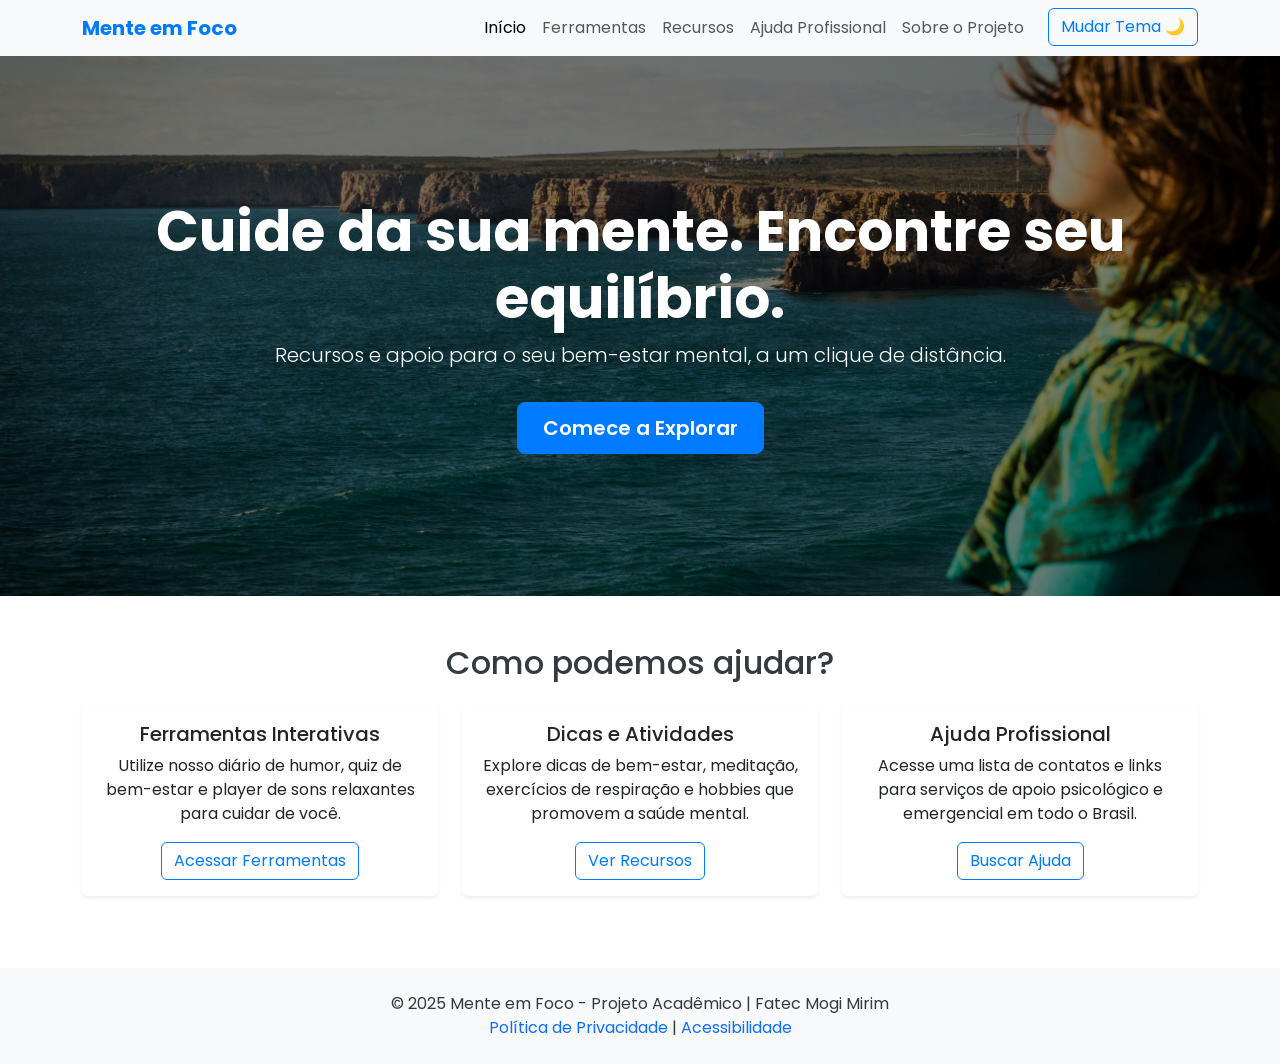
<file: docs/index.html>
<!DOCTYPE html>
<html lang="pt-BR">
<head>
    <meta charset="UTF-8">
    <meta name="viewport" content="width=device-width, initial-scale=1.0">
    <title>Mente em Foco - Seu Espaço Seguro</title>
    <link href="https://cdn.jsdelivr.net/npm/bootstrap@5.3.3/dist/css/bootstrap.min.css" rel="stylesheet">
    <link rel="stylesheet" href="css/custom.css">
</head>
<body>

    <nav class="navbar navbar-expand-lg navbar-light bg-light sticky-top">
        <div class="container">
            <a class="navbar-brand fw-bold" href="index.html">Mente em Foco</a>
            <button class="navbar-toggler" type="button" data-bs-toggle="collapse" data-bs-target="#navbarNav" aria-controls="navbarNav" aria-expanded="false" aria-label="Toggle navigation">
                <span class="navbar-toggler-icon"></span>
            </button>
            <div class="collapse navbar-collapse" id="navbarNav">
                <ul class="navbar-nav ms-auto">
                    <li class="nav-item">
                        <a class="nav-link active" aria-current="page" href="index.html">Início</a>
                    </li>
                    <li class="nav-item">
                        <a class="nav-link" href="ferramentas.html">Ferramentas</a>
                    </li>
                    <li class="nav-item">
                        <a class="nav-link" href="recursos.html">Recursos</a>
                    </li>
                    <li class="nav-item">
                        <a class="nav-link" href="ajuda.html">Ajuda Profissional</a>
                    </li>
                    <li class="nav-item">
                        <a class="nav-link" href="sobre.html">Sobre o Projeto</a>
                    </li>
                    <li class="nav-item ms-lg-3">
                        <button id="theme-toggle" class="btn btn-outline-primary">Mudar Tema</button>
                    </li>
                </ul>
            </div>
        </div>
    </nav>

    <header class="hero-section text-center text-white d-flex align-items-center justify-content-center">
        <div class="container">
            <h1 class="display-4">Cuide da sua mente. Encontre seu equilíbrio.</h1>
            <p class="lead">Recursos e apoio para o seu bem-estar mental, a um clique de distância.</p>
            <a href="recursos.html" class="btn btn-primary btn-lg mt-3">Comece a Explorar</a>
        </div>
    </header>

    <main class="container my-5">
        <div class="row text-center">
            <h2 class="mb-4">Como podemos ajudar?</h2>
            <div class="col-md-4 mb-4">
                <div class="card h-100 shadow-sm">
                    <div class="card-body">
                        <h5 class="card-title">Ferramentas Interativas</h5>
                        <p class="card-text">Utilize nosso diário de humor, quiz de bem-estar e player de sons relaxantes para cuidar de você.</p>
                        <a href="ferramentas.html" class="btn btn-outline-primary">Acessar Ferramentas</a>
                    </div>
                </div>
            </div>
            <div class="col-md-4 mb-4">
                <div class="card h-100 shadow-sm">
                    <div class="card-body">
                        <h5 class="card-title">Dicas e Atividades</h5>
                        <p class="card-text">Explore dicas de bem-estar, meditação, exercícios de respiração e hobbies que promovem a saúde mental.</p>
                        <a href="recursos.html" class="btn btn-outline-primary">Ver Recursos</a>
                    </div>
                </div>
            </div>
            <div class="col-md-4 mb-4">
                <div class="card h-100 shadow-sm">
                    <div class="card-body">
                        <h5 class="card-title">Ajuda Profissional</h5>
                        <p class="card-text">Acesse uma lista de contatos e links para serviços de apoio psicológico e emergencial em todo o Brasil.</p>
                        <a href="ajuda.html" class="btn btn-outline-primary">Buscar Ajuda</a>
                    </div>
                </div>
            </div>
        </div>
    </main>

    <footer class="bg-light text-center py-4 mt-auto">
        <div class="container">
            <p class="mb-0">© 2025 Mente em Foco - Projeto Acadêmico | Fatec Mogi Mirim</p>
            <a href="privacidade.html" class="text-decoration-none">Política de Privacidade</a> |
            <a href="acessibilidade.html" class="text-decoration-none">Acessibilidade</a>
        </div>
    </footer>

    <script src="https://cdn.jsdelivr.net/npm/bootstrap@5.3.3/dist/js/bootstrap.bundle.min.js"></script>
    <script src="js/main.js"></script>
</body>
</html>
</file>
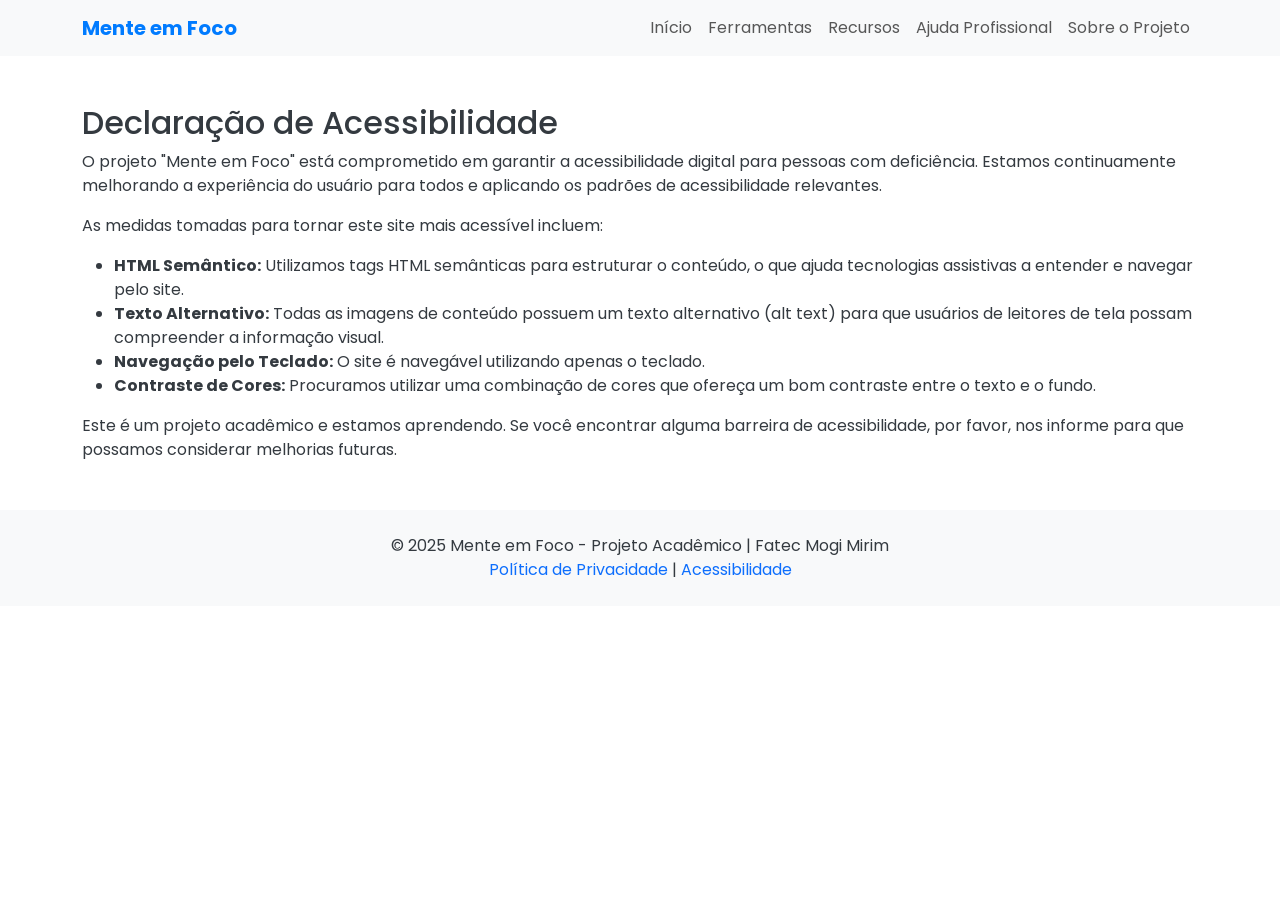
<file: docs/acessibilidade.html>
<!DOCTYPE html>
<html lang="pt-BR">
<head>
    <meta charset="UTF-8">
    <meta name="viewport" content="width=device-width, initial-scale=1.0">
    <title>Declaração de Acessibilidade - Mente em Foco</title>
    <link href="https://cdn.jsdelivr.net/npm/bootstrap@5.3.3/dist/css/bootstrap.min.css" rel="stylesheet">
    <link rel="stylesheet" href="css/custom.css">
</head>
<body>
    
    <nav class="navbar navbar-expand-lg navbar-light bg-light sticky-top">
        <div class="container">
            <a class="navbar-brand fw-bold" href="index.html">Mente em Foco</a>
            <button class="navbar-toggler" type="button" data-bs-toggle="collapse" data-bs-target="#navbarNav" aria-controls="navbarNav" aria-expanded="false" aria-label="Toggle navigation">
                <span class="navbar-toggler-icon"></span>
            </button>
            <div class="collapse navbar-collapse" id="navbarNav">
                <ul class="navbar-nav ms-auto">
                    <li class="nav-item">
                        <a class="nav-link" href="index.html">Início</a>
                    </li>
                    <li class="nav-item">
                        <a class="nav-link" href="ferramentas.html">Ferramentas</a>
                    </li>
                    <li class="nav-item">
                        <a class="nav-link" href="recursos.html">Recursos</a>
                    </li>
                    <li class="nav-item">
                        <a class="nav-link" href="ajuda.html">Ajuda Profissional</a>
                    </li>
                    <li class="nav-item">
                        <a class="nav-link" href="sobre.html">Sobre o Projeto</a>
                    </li>
                </ul>
            </div>
        </div>
    </nav>
    
    <main class="container my-5">
        <h2>Declaração de Acessibilidade</h2>
        <p>O projeto "Mente em Foco" está comprometido em garantir a acessibilidade digital para pessoas com deficiência. Estamos continuamente melhorando a experiência do usuário para todos e aplicando os padrões de acessibilidade relevantes.</p>
        <p>As medidas tomadas para tornar este site mais acessível incluem:</p>
        <ul>
            <li><strong>HTML Semântico:</strong> Utilizamos tags HTML semânticas para estruturar o conteúdo, o que ajuda tecnologias assistivas a entender e navegar pelo site.</li>
            <li><strong>Texto Alternativo:</strong> Todas as imagens de conteúdo possuem um texto alternativo (alt text) para que usuários de leitores de tela possam compreender a informação visual.</li>
            <li><strong>Navegação pelo Teclado:</strong> O site é navegável utilizando apenas o teclado.</li>
            <li><strong>Contraste de Cores:</strong> Procuramos utilizar uma combinação de cores que ofereça um bom contraste entre o texto e o fundo.</li>
        </ul>
        <p>Este é um projeto acadêmico e estamos aprendendo. Se você encontrar alguma barreira de acessibilidade, por favor, nos informe para que possamos considerar melhorias futuras.</p>
    </main>

    <footer class="bg-light text-center py-4 mt-auto">
        <div class="container">
            <p class="mb-0">© 2025 Mente em Foco - Projeto Acadêmico | Fatec Mogi Mirim</p>
            <a href="privacidade.html" class="text-decoration-none">Política de Privacidade</a> |
            <a href="acessibilidade.html" class="text-decoration-none">Acessibilidade</a>
        </div>
    </footer>

    <script src="https://cdn.jsdelivr.net/npm/bootstrap@5.3.3/dist/js/bootstrap.bundle.min.js"></script>
</body>
</html>
</file>
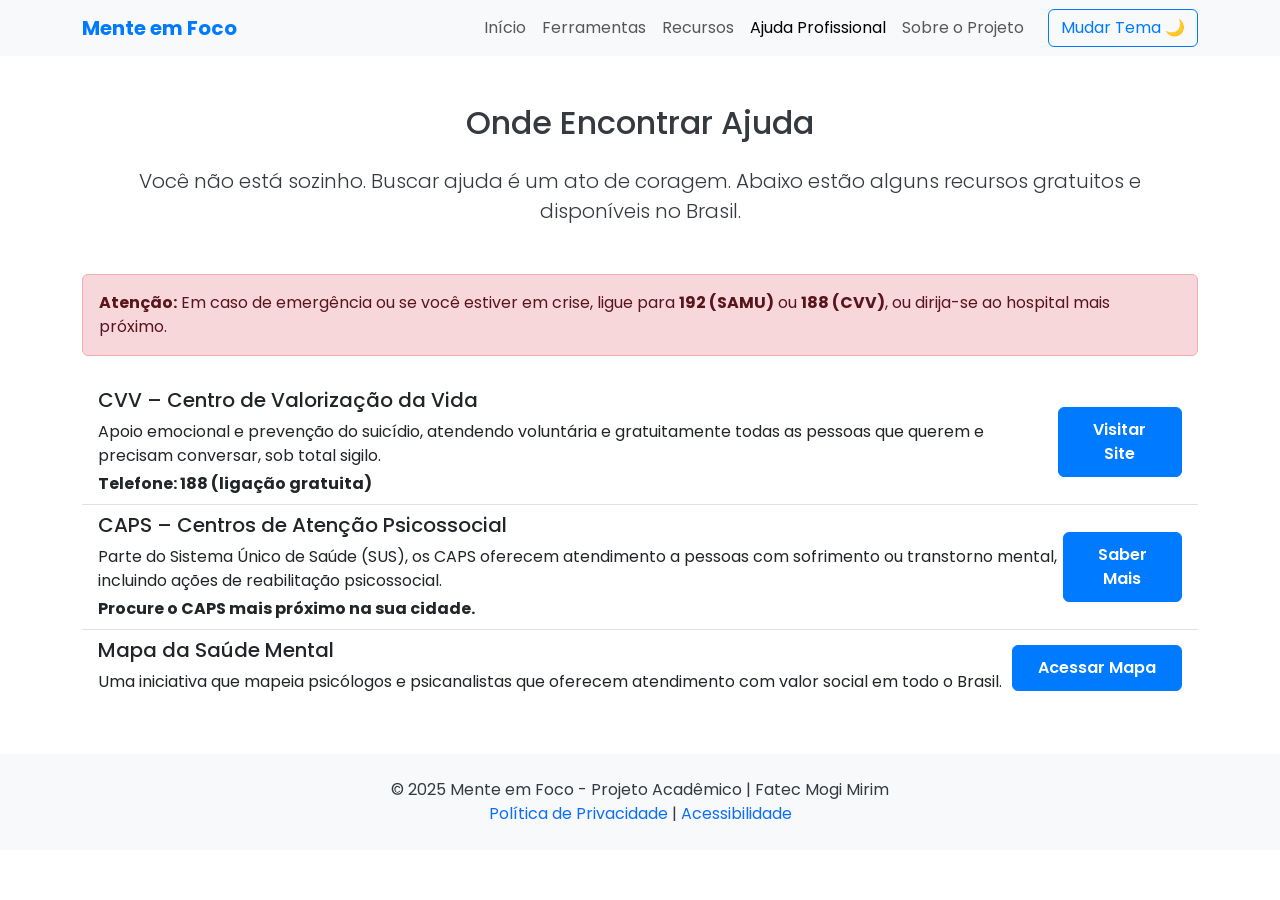
<file: docs/ajuda.html>
<!DOCTYPE html>
<html lang="pt-BR">
<head>
    <meta charset="UTF-8">
    <meta name="viewport" content="width=device-width, initial-scale=1.0">
    <title>Ajuda Profissional - Mente em Foco</title>
    <link href="https://cdn.jsdelivr.net/npm/bootstrap@5.3.3/dist/css/bootstrap.min.css" rel="stylesheet">
    <link rel="stylesheet" href="css/custom.css">
</head>
<body>

    <nav class="navbar navbar-expand-lg navbar-light bg-light sticky-top">
        <div class="container">
            <a class="navbar-brand fw-bold" href="index.html">Mente em Foco</a>
            <button class="navbar-toggler" type="button" data-bs-toggle="collapse" data-bs-target="#navbarNav" aria-controls="navbarNav" aria-expanded="false" aria-label="Toggle navigation">
                <span class="navbar-toggler-icon"></span>
            </button>
            <div class="collapse navbar-collapse" id="navbarNav">
                <ul class="navbar-nav ms-auto align-items-center">
                    <li class="nav-item">
                        <a class="nav-link" href="index.html">Início</a>
                    </li>
                    <li class="nav-item">
                        <a class="nav-link" href="ferramentas.html">Ferramentas</a>
                    </li>
                    <li class="nav-item">
                        <a class="nav-link" href="recursos.html">Recursos</a>
                    </li>
                    <li class="nav-item">
                        <a class="nav-link active" aria-current="page" href="ajuda.html">Ajuda Profissional</a>
                    </li>
                    <li class="nav-item">
                        <a class="nav-link" href="sobre.html">Sobre o Projeto</a>
                    </li>
                    <li class="nav-item ms-lg-3">
                        <button id="theme-toggle" class="btn btn-outline-primary">Mudar Tema 🌙</button>
                    </li>
                </ul>
            </div>
        </div>
    </nav>
    
    <main class="container my-5">
        <h2 class="text-center mb-4">Onde Encontrar Ajuda</h2>
        <p class="text-center lead mb-5">Você não está sozinho. Buscar ajuda é um ato de coragem. Abaixo estão alguns recursos gratuitos e disponíveis no Brasil.</p>

        <div class="alert alert-danger" role="alert">
            <strong>Atenção:</strong> Em caso de emergência ou se você estiver em crise, ligue para <strong>192 (SAMU)</strong> ou <strong>188 (CVV)</strong>, ou dirija-se ao hospital mais próximo.
        </div>

        <ul class="list-group list-group-flush mt-4">
            <li class="list-group-item d-flex justify-content-between align-items-center">
                <div>
                    <h5>CVV – Centro de Valorização da Vida</h5>
                    <p class="mb-1">Apoio emocional e prevenção do suicídio, atendendo voluntária e gratuitamente todas as pessoas que querem e precisam conversar, sob total sigilo.</p>
                    <strong>Telefone: 188 (ligação gratuita)</strong>
                </div>
                <a href="https://www.cvv.org.br/" target="_blank" class="btn btn-primary">Visitar Site</a>
            </li>
            <li class="list-group-item d-flex justify-content-between align-items-center">
                <div>
                    <h5>CAPS – Centros de Atenção Psicossocial</h5>
                    <p class="mb-1">Parte do Sistema Único de Saúde (SUS), os CAPS oferecem atendimento a pessoas com sofrimento ou transtorno mental, incluindo ações de reabilitação psicossocial.</p>
                    <strong>Procure o CAPS mais próximo na sua cidade.</strong>
                </div>
                <a href="https://www.gov.br/saude/pt-br/composicao/saes/desmad/raps/caps" target="_blank" class="btn btn-primary">Saber Mais</a>
            </li>
            <li class="list-group-item d-flex justify-content-between align-items-center">
                <div>
                    <h5>Mapa da Saúde Mental</h5>
                    <p class="mb-1">Uma iniciativa que mapeia psicólogos e psicanalistas que oferecem atendimento com valor social em todo o Brasil.</p>
                </div>
                <a href="https://mapasaudemental.com.br/" target="_blank" class="btn btn-primary">Acessar Mapa</a>
            </li>
        </ul>
    </main>

    <footer class="bg-light text-center py-4 mt-auto">
        <div class="container">
            <p class="mb-0">© 2025 Mente em Foco - Projeto Acadêmico | Fatec Mogi Mirim</p>
            <a href="privacidade.html" class="text-decoration-none">Política de Privacidade</a> |
            <a href="acessibilidade.html" class="text-decoration-none">Acessibilidade</a>
        </div>
    </footer>

    <script src="https://cdn.jsdelivr.net/npm/bootstrap@5.3.3/dist/js/bootstrap.bundle.min.js"></script>
    <script src="js/main.js"></script>
</body>
</html>
</file>
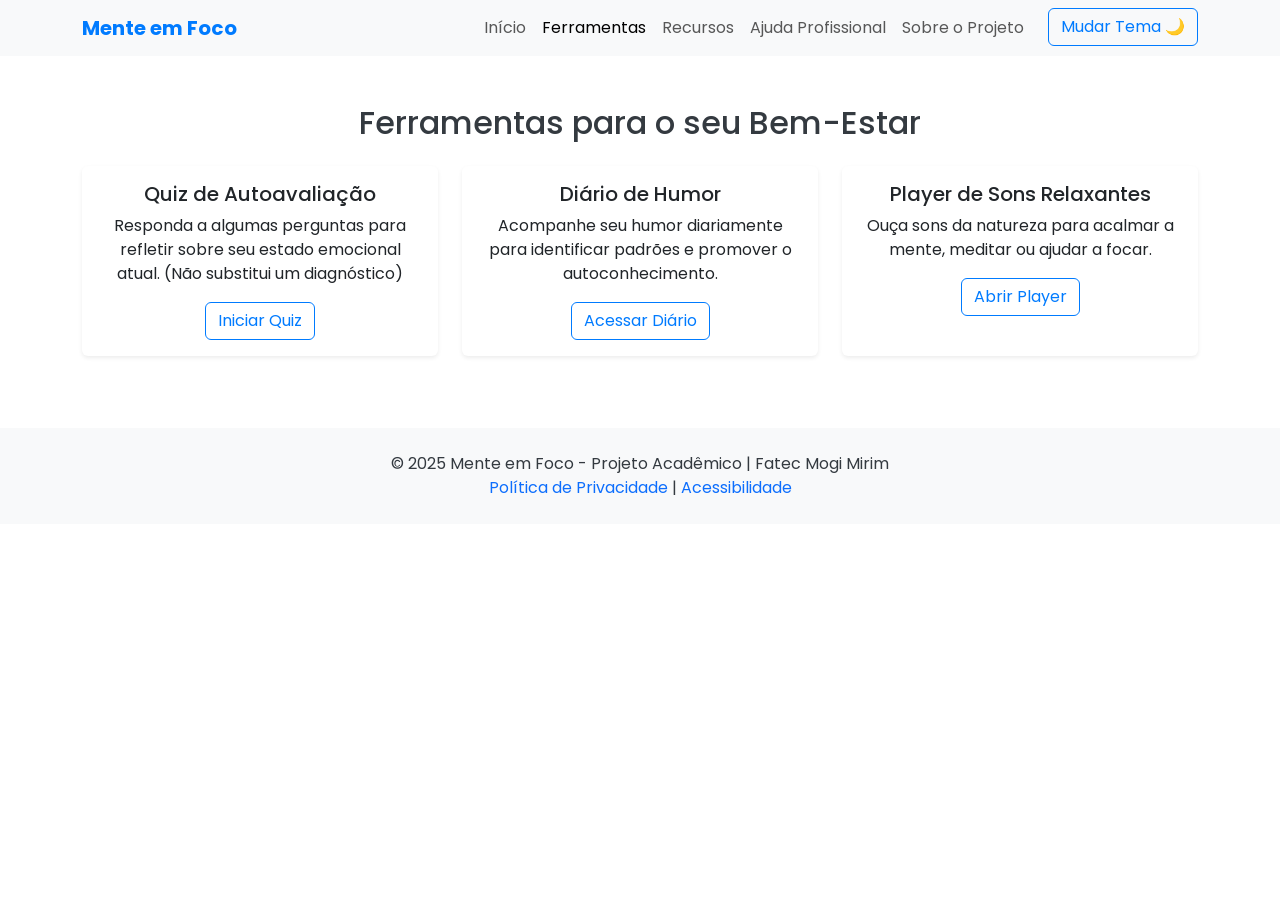
<file: docs/ferramentas.html>
<!DOCTYPE html>
<html lang="pt-BR">
<head>
    <meta charset="UTF-8">
    <meta name="viewport" content="width=device-width, initial-scale=1.0">
    <title>Ferramentas Interativas - Mente em Foco</title>
    <link href="https://cdn.jsdelivr.net/npm/bootstrap@5.3.3/dist/css/bootstrap.min.css" rel="stylesheet">
    <link rel="stylesheet" href="css/custom.css">
</head>
<body>

    <nav class="navbar navbar-expand-lg navbar-light bg-light sticky-top">
        <div class="container">
            <a class="navbar-brand fw-bold" href="index.html">Mente em Foco</a>
            <button class="navbar-toggler" type="button" data-bs-toggle="collapse" data-bs-target="#navbarNav" aria-controls="navbarNav" aria-expanded="false" aria-label="Toggle navigation">
                <span class="navbar-toggler-icon"></span>
            </button>
            <div class="collapse navbar-collapse" id="navbarNav">
                <ul class="navbar-nav ms-auto">
                    <li class="nav-item">
                        <a class="nav-link" href="index.html">Início</a>
                    </li>
                    <li class="nav-item">
                        <a class="nav-link active" aria-current="page" href="ferramentas.html">Ferramentas</a>
                    </li>
                    <li class="nav-item">
                        <a class="nav-link" href="recursos.html">Recursos</a>
                    </li>
                    <li class="nav-item">
                        <a class="nav-link" href="ajuda.html">Ajuda Profissional</a>
                    </li>
                    <li class="nav-item">
                        <a class="nav-link" href="sobre.html">Sobre o Projeto</a>
                    </li>
                    <li class="nav-item ms-lg-3">
                        <button id="theme-toggle" class="btn btn-outline-primary">Mudar Tema</button>
                    </li>
                </ul>
            </div>
        </div>
    </nav>

    <main class="container my-5">
        <div class="row text-center">
            <h2 class="mb-4">Ferramentas para o seu Bem-Estar</h2>
            <div class="col-md-4 mb-4">
                <div class="card h-100 shadow-sm">
                    <div class="card-body">
                        <h5 class="card-title">Quiz de Autoavaliação</h5>
                        <p class="card-text">Responda a algumas perguntas para refletir sobre seu estado emocional atual. (Não substitui um diagnóstico)</p>
                        <a href="quiz.html" class="btn btn-outline-primary">Iniciar Quiz</a>
                    </div>
                </div>
            </div>
            <div class="col-md-4 mb-4">
                <div class="card h-100 shadow-sm">
                    <div class="card-body">
                        <h5 class="card-title">Diário de Humor</h5>
                        <p class="card-text">Acompanhe seu humor diariamente para identificar padrões e promover o autoconhecimento.</p>
                        <a href="diario.html" class="btn btn-outline-primary">Acessar Diário</a>
                    </div>
                </div>
            </div>
            <div class="col-md-4 mb-4">
                <div class="card h-100 shadow-sm">
                    <div class="card-body">
                        <h5 class="card-title">Player de Sons Relaxantes</h5>
                        <p class="card-text">Ouça sons da natureza para acalmar a mente, meditar ou ajudar a focar.</p>
                        <a href="player.html" class="btn btn-outline-primary">Abrir Player</a>
                    </div>
                </div>
            </div>
        </div>
    </main>

    <footer class="bg-light text-center py-4 mt-auto">
        <div class="container">
            <p class="mb-0">© 2025 Mente em Foco - Projeto Acadêmico | Fatec Mogi Mirim</p>
            <a href="privacidade.html" class="text-decoration-none">Política de Privacidade</a> |
            <a href="acessibilidade.html" class="text-decoration-none">Acessibilidade</a>
        </div>
    </footer>

    <script src="https://cdn.jsdelivr.net/npm/bootstrap@5.3.3/dist/js/bootstrap.bundle.min.js"></script>
    <script src="js/main.js"></script>
</body>
</html>
</file>
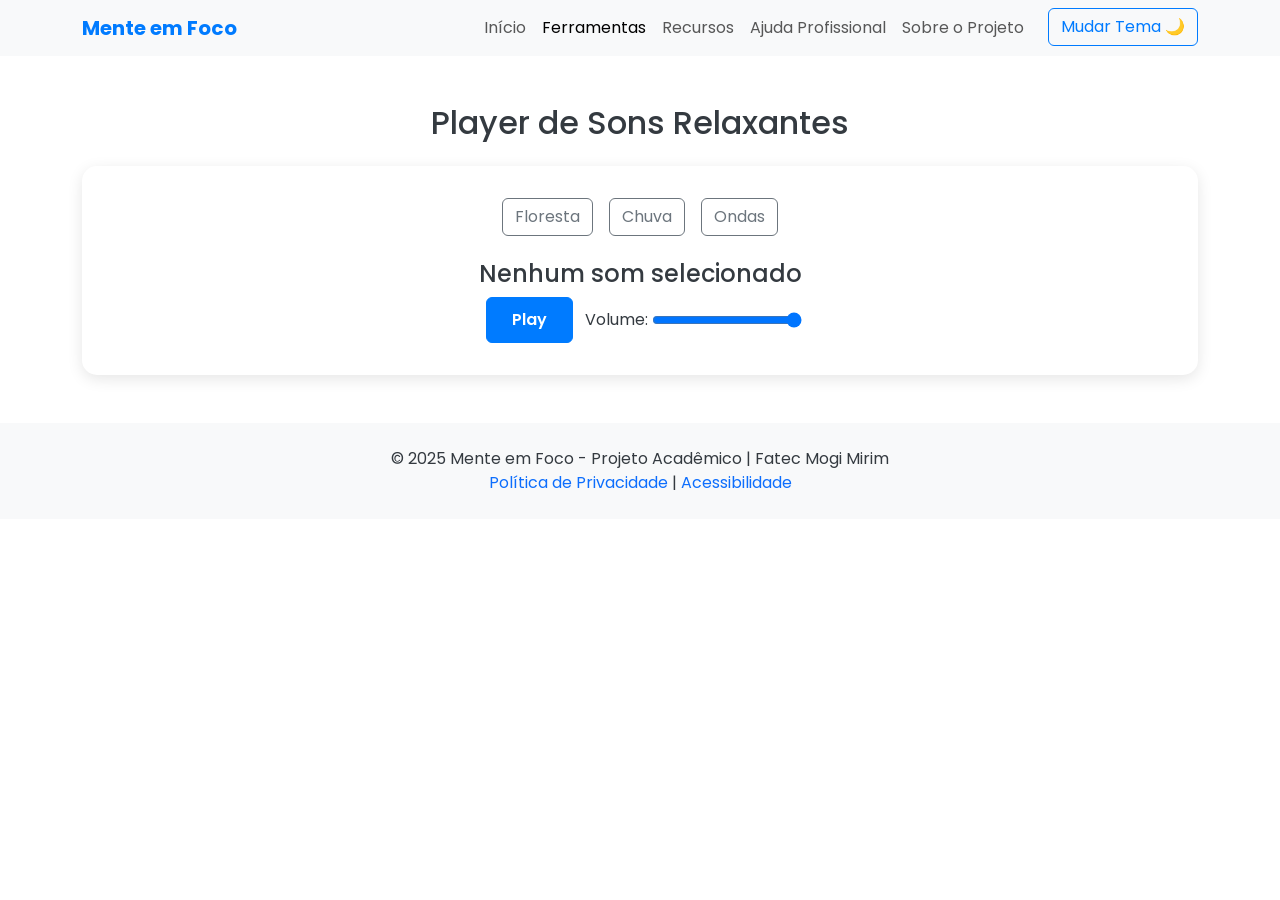
<file: docs/player.html>
<!DOCTYPE html>
<html lang="pt-BR">
<head>
    <meta charset="UTF-8">
    <meta name="viewport" content="width=device-width, initial-scale=1.0">
    <title>Sons Relaxantes - Mente em Foco</title>
    <link href="https://cdn.jsdelivr.net/npm/bootstrap@5.3.3/dist/css/bootstrap.min.css" rel="stylesheet">
    <link rel="stylesheet" href="css/custom.css">
</head>
<body>
    <nav class="navbar navbar-expand-lg navbar-light bg-light sticky-top">
        <div class="container">
            <a class="navbar-brand fw-bold" href="index.html">Mente em Foco</a>
            <button class="navbar-toggler" type="button" data-bs-toggle="collapse" data-bs-target="#navbarNav" aria-controls="navbarNav" aria-expanded="false" aria-label="Toggle navigation">
                <span class="navbar-toggler-icon"></span>
            </button>
            <div class="collapse navbar-collapse" id="navbarNav">
                <ul class="navbar-nav ms-auto">
                    <li class="nav-item">
                        <a class="nav-link" href="index.html">Início</a>
                    </li>
                    <li class="nav-item">
                        <a class="nav-link active" aria-current="page" href="ferramentas.html">Ferramentas</a>
                    </li>
                    <li class="nav-item">
                        <a class="nav-link" href="recursos.html">Recursos</a>
                    </li>
                    <li class="nav-item">
                        <a class="nav-link" href="ajuda.html">Ajuda Profissional</a>
                    </li>
                    <li class="nav-item">
                        <a class="nav-link" href="sobre.html">Sobre o Projeto</a>
                    </li>
                    <li class="nav-item ms-lg-3">
                        <button id="theme-toggle" class="btn btn-outline-primary">Mudar Tema</button>
                    </li>
                </ul>
            </div>
        </div>
    </nav>

    <main class="container my-5">
        <h2 class="text-center mb-4">Player de Sons Relaxantes</h2>
        <div id="sound-player" class="text-center">
            <div id="sound-buttons" class="mb-4">
                </div>

            <div class="player-controls">
                <h4 id="current-sound">Nenhum som selecionado</h4>
                <audio id="audio-player" loop></audio>
                <button id="play-pause-btn" class="btn btn-primary mx-2">Play</button>
                <label for="volume-slider">Volume:</label>
                <input type="range" id="volume-slider" min="0" max="1" step="0.01" value="1">
            </div>
        </div>
    </main>

    <footer class="bg-light text-center py-4 mt-auto">
        <div class="container">
            <p class="mb-0">© 2025 Mente em Foco - Projeto Acadêmico | Fatec Mogi Mirim</p>
            <a href="privacidade.html" class="text-decoration-none">Política de Privacidade</a> |
            <a href="acessibilidade.html" class="text-decoration-none">Acessibilidade</a>
        </div>
    </footer>

    <script src="https://cdn.jsdelivr.net/npm/bootstrap@5.3.3/dist/js/bootstrap.bundle.min.js"></script>
    <script src="js/main.js"></script>
    <script src="js/player.js"></script>
</body>
</html>
</file>
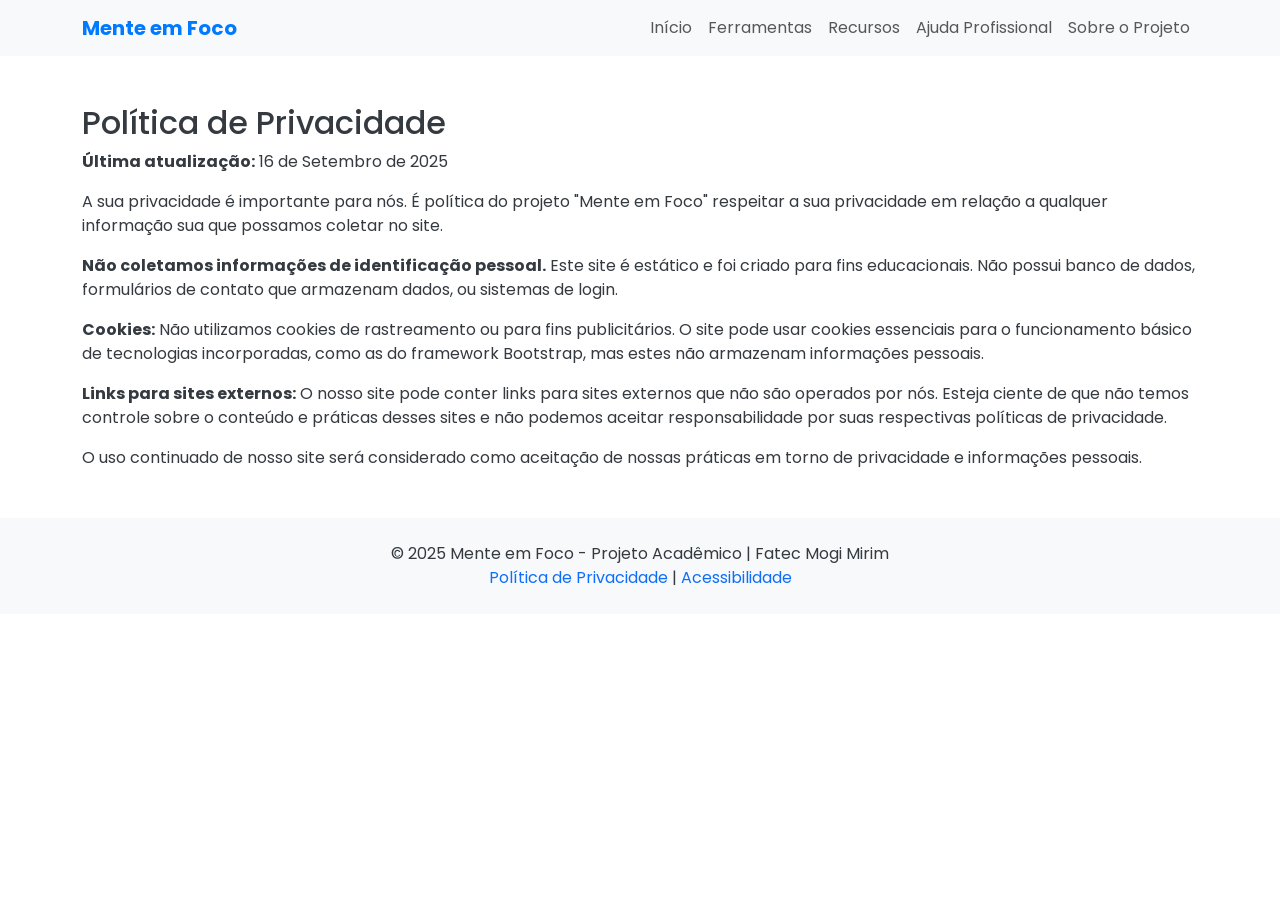
<file: docs/privacidade.html>
<!DOCTYPE html>
<html lang="pt-BR">
<head>
    <meta charset="UTF-8">
    <meta name="viewport" content="width=device-width, initial-scale=1.0">
    <title>Política de Privacidade - Mente em Foco</title>
    <link href="https://cdn.jsdelivr.net/npm/bootstrap@5.3.3/dist/css/bootstrap.min.css" rel="stylesheet">
    <link rel="stylesheet" href="css/custom.css">
</head>
<body>
    
    <nav class="navbar navbar-expand-lg navbar-light bg-light sticky-top">
        <div class="container">
            <a class="navbar-brand fw-bold" href="index.html">Mente em Foco</a>
            <button class="navbar-toggler" type="button" data-bs-toggle="collapse" data-bs-target="#navbarNav" aria-controls="navbarNav" aria-expanded="false" aria-label="Toggle navigation">
                <span class="navbar-toggler-icon"></span>
            </button>
            <div class="collapse navbar-collapse" id="navbarNav">
                <ul class="navbar-nav ms-auto">
                    <li class="nav-item">
                        <a class="nav-link" href="index.html">Início</a>
                    </li>
                    <li class="nav-item">
                        <a class="nav-link" href="ferramentas.html">Ferramentas</a>
                    </li>
                    <li class="nav-item">
                        <a class="nav-link" href="recursos.html">Recursos</a>
                    </li>
                    <li class="nav-item">
                        <a class="nav-link" href="ajuda.html">Ajuda Profissional</a>
                    </li>
                    <li class="nav-item">
                        <a class="nav-link" href="sobre.html">Sobre o Projeto</a>
                    </li>
                </ul>
            </div>
        </div>
    </nav>
    
    <main class="container my-5">
        <h2>Política de Privacidade</h2>
        <p><strong>Última atualização:</strong> 16 de Setembro de 2025</p>
        <p>A sua privacidade é importante para nós. É política do projeto "Mente em Foco" respeitar a sua privacidade em relação a qualquer informação sua que possamos coletar no site.</p>
        <p><strong>Não coletamos informações de identificação pessoal.</strong> Este site é estático e foi criado para fins educacionais. Não possui banco de dados, formulários de contato que armazenam dados, ou sistemas de login.</p>
        <p><strong>Cookies:</strong> Não utilizamos cookies de rastreamento ou para fins publicitários. O site pode usar cookies essenciais para o funcionamento básico de tecnologias incorporadas, como as do framework Bootstrap, mas estes não armazenam informações pessoais.</p>
        <p><strong>Links para sites externos:</strong> O nosso site pode conter links para sites externos que não são operados por nós. Esteja ciente de que não temos controle sobre o conteúdo e práticas desses sites e não podemos aceitar responsabilidade por suas respectivas políticas de privacidade.</p>
        <p>O uso continuado de nosso site será considerado como aceitação de nossas práticas em torno de privacidade e informações pessoais.</p>
    </main>

    <footer class="bg-light text-center py-4 mt-auto">
        <div class="container">
            <p class="mb-0">© 2025 Mente em Foco - Projeto Acadêmico | Fatec Mogi Mirim</p>
            <a href="privacidade.html" class="text-decoration-none">Política de Privacidade</a> |
            <a href="acessibilidade.html" class="text-decoration-none">Acessibilidade</a>
        </div>
    </footer>

    <script src="https://cdn.jsdelivr.net/npm/bootstrap@5.3.3/dist/js/bootstrap.bundle.min.js"></script>
</body>
</html>
</file>
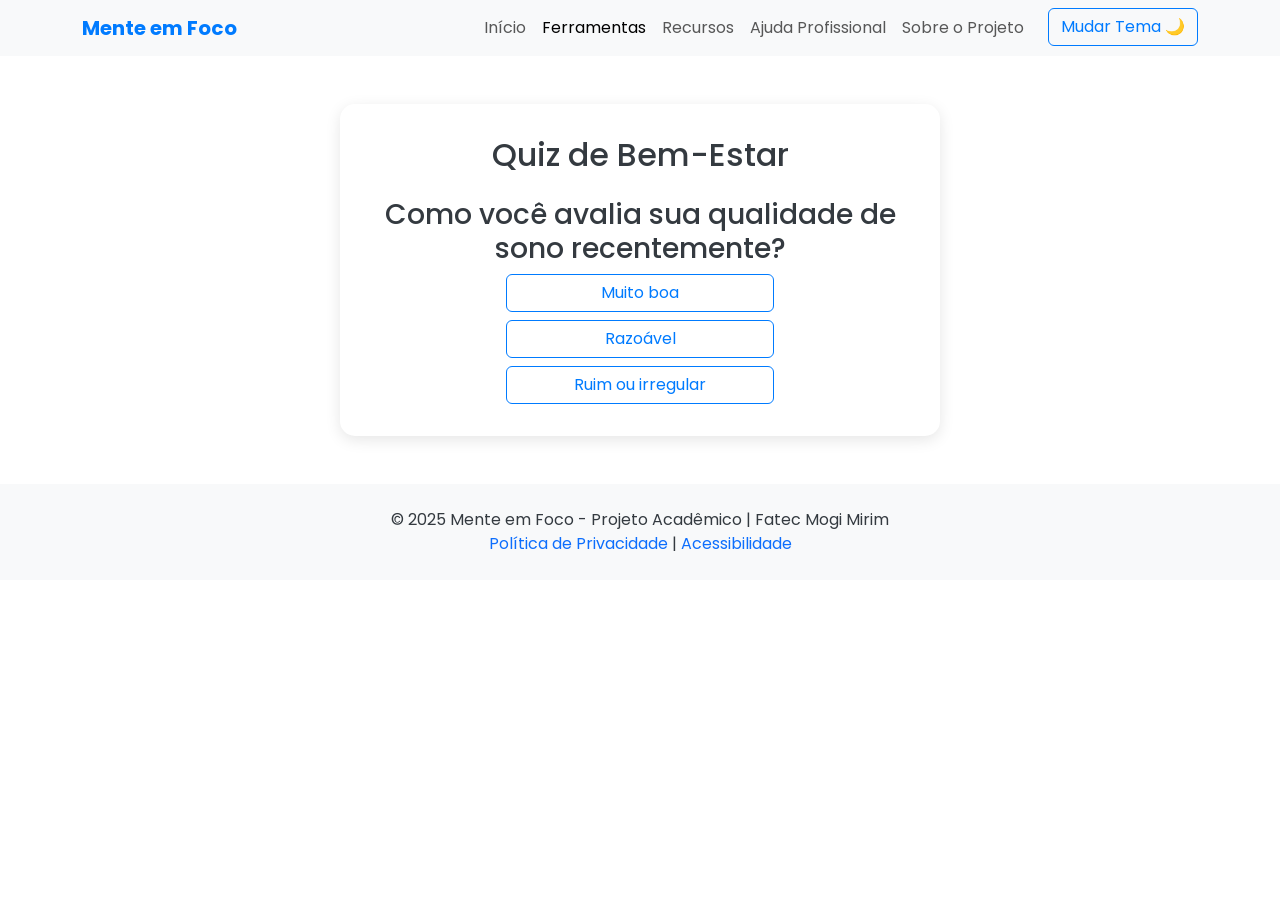
<file: docs/quiz.html>
<!DOCTYPE html>
<html lang="pt-BR">
<head>
    <meta charset="UTF-8">
    <meta name="viewport" content="width=device-width, initial-scale=1.0">
    <title>Quiz de Autoavaliação - Mente em Foco</title>
    <link href="https://cdn.jsdelivr.net/npm/bootstrap@5.3.3/dist/css/bootstrap.min.css" rel="stylesheet">
    <link rel="stylesheet" href="css/custom.css">
</head>
<body>
    <nav class="navbar navbar-expand-lg navbar-light bg-light sticky-top">
        <div class="container">
            <a class="navbar-brand fw-bold" href="index.html">Mente em Foco</a>
            <button class="navbar-toggler" type="button" data-bs-toggle="collapse" data-bs-target="#navbarNav" aria-controls="navbarNav" aria-expanded="false" aria-label="Toggle navigation">
                <span class="navbar-toggler-icon"></span>
            </button>
            <div class="collapse navbar-collapse" id="navbarNav">
                <ul class="navbar-nav ms-auto">
                    <li class="nav-item">
                        <a class="nav-link" href="index.html">Início</a>
                    </li>
                    <li class="nav-item">
                        <a class="nav-link active" aria-current="page" href="ferramentas.html">Ferramentas</a>
                    </li>
                    <li class="nav-item">
                        <a class="nav-link" href="recursos.html">Recursos</a>
                    </li>
                    <li class="nav-item">
                        <a class="nav-link" href="ajuda.html">Ajuda Profissional</a>
                    </li>
                    <li class="nav-item">
                        <a class="nav-link" href="sobre.html">Sobre o Projeto</a>
                    </li>
                    <li class="nav-item ms-lg-3">
                        <button id="theme-toggle" class="btn btn-outline-primary">Mudar Tema</button>
                    </li>
                </ul>
            </div>
        </div>
    </nav>

    <main class="container my-5">
        <div class="quiz-container text-center">
            <h2 class="mb-4">Quiz de Bem-Estar</h2>
            <div id="quiz-box">
                <h3 id="question">Pergunta aqui...</h3>
                <div id="answer-buttons" class="d-grid gap-2 col-6 mx-auto">
                    </div>
            </div>
            <div id="result-box" class="d-none">
                <h3 id="result-title"></h3>
                <p id="result-text"></p>
                <button id="restart-quiz" class="btn btn-primary">Recomeçar Quiz</button>
            </div>
        </div>
    </main>

    <footer class="bg-light text-center py-4 mt-auto">
        <div class="container">
            <p class="mb-0">© 2025 Mente em Foco - Projeto Acadêmico | Fatec Mogi Mirim</p>
            <a href="privacidade.html" class="text-decoration-none">Política de Privacidade</a> |
            <a href="acessibilidade.html" class="text-decoration-none">Acessibilidade</a>
        </div>
    </footer>

    <script src="https://cdn.jsdelivr.net/npm/bootstrap@5.3.3/dist/js/bootstrap.bundle.min.js"></script>
    <script src="js/main.js"></script>
    <script src="js/quiz.js"></script>
</body>
</html>
</file>
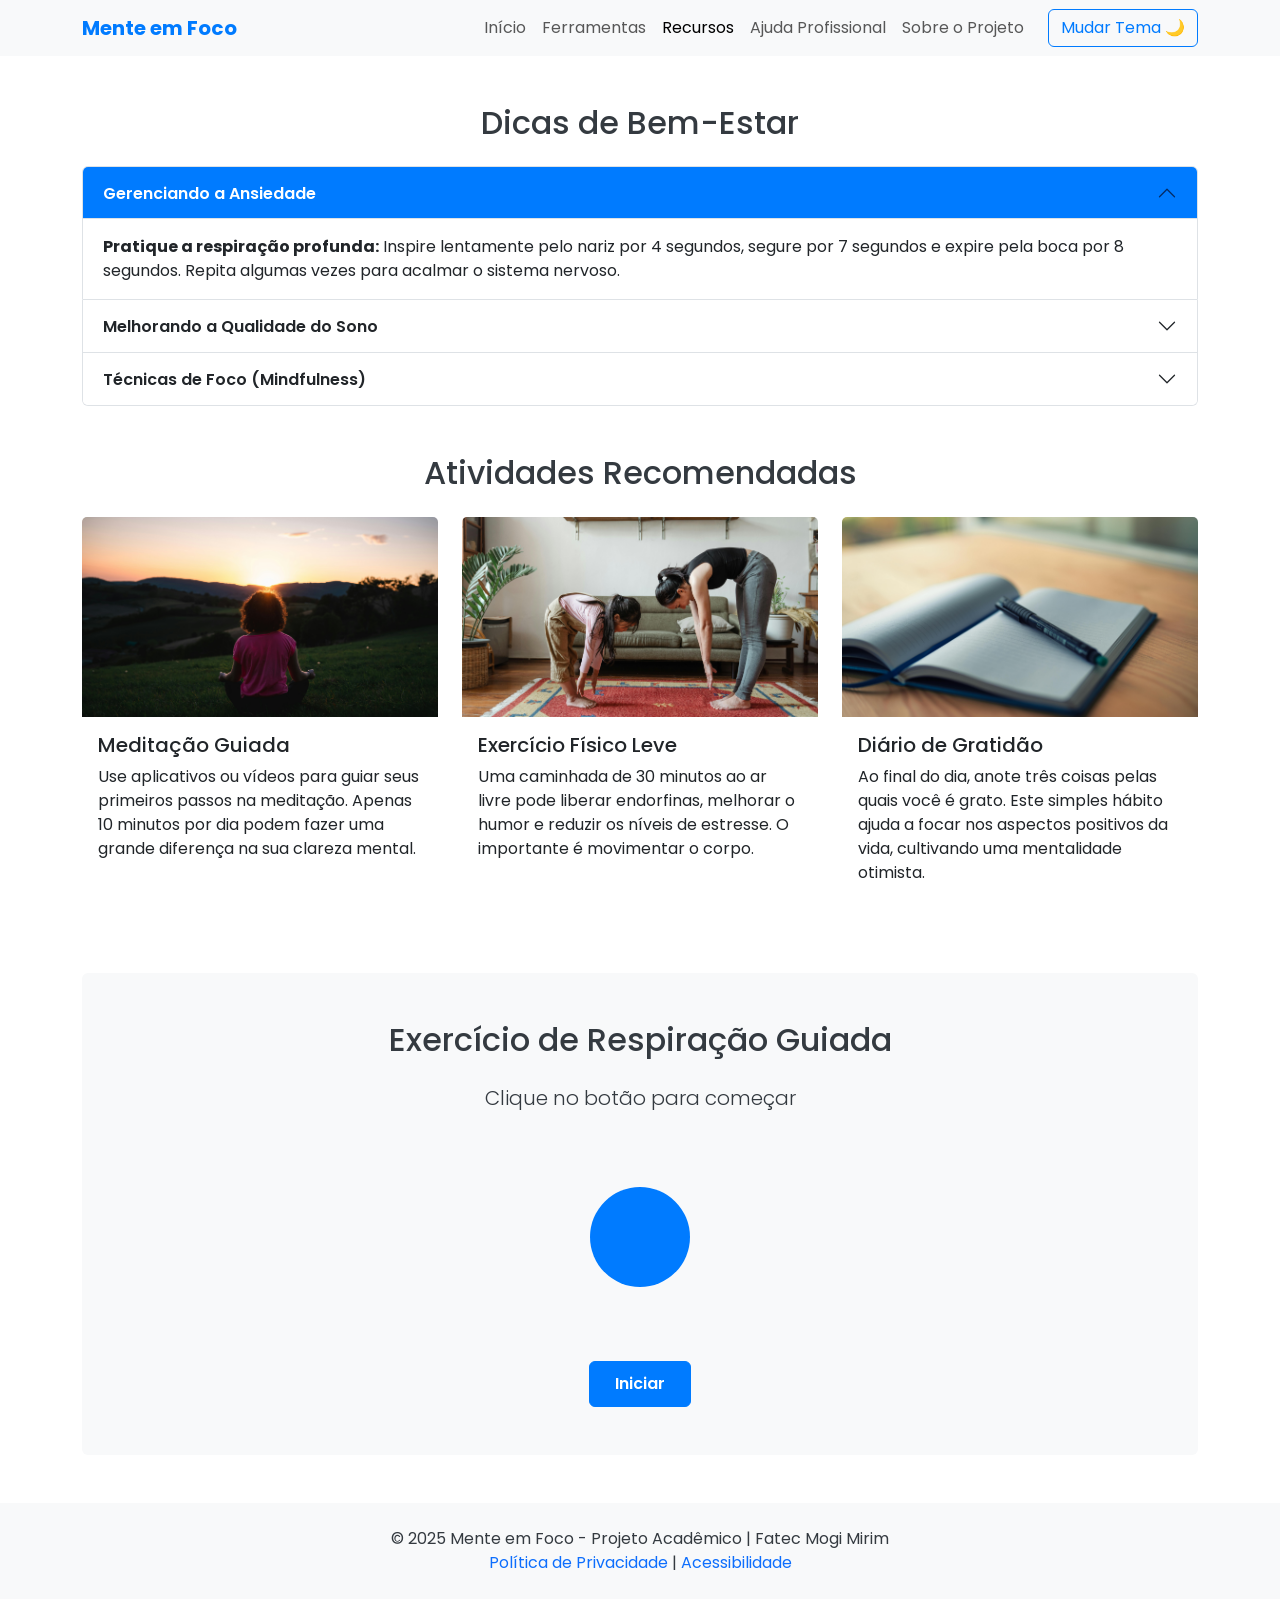
<file: docs/recursos.html>
<!DOCTYPE html>
<html lang="pt-BR">
<head>
    <meta charset="UTF-8">
    <meta name="viewport" content="width=device-width, initial-scale=1.0">
    <title>Recursos - Mente em Foco</title>
    <link href="https://cdn.jsdelivr.net/npm/bootstrap@5.3.3/dist/css/bootstrap.min.css" rel="stylesheet">
    <link rel="stylesheet" href="css/custom.css">
</head>
<body>

    <nav class="navbar navbar-expand-lg navbar-light bg-light sticky-top">
        <div class="container">
            <a class="navbar-brand fw-bold" href="index.html">Mente em Foco</a>
            <button class="navbar-toggler" type="button" data-bs-toggle="collapse" data-bs-target="#navbarNav" aria-controls="navbarNav" aria-expanded="false" aria-label="Toggle navigation">
                <span class="navbar-toggler-icon"></span>
            </button>
            <div class="collapse navbar-collapse" id="navbarNav">
                <ul class="navbar-nav ms-auto align-items-center">
                    <li class="nav-item">
                        <a class="nav-link" href="index.html">Início</a>
                    </li>
                    <li class="nav-item">
                        <a class="nav-link" href="ferramentas.html">Ferramentas</a>
                    </li>
                    <li class="nav-item">
                        <a class="nav-link active" aria-current="page" href="recursos.html">Recursos</a>
                    </li>
                    <li class="nav-item">
                        <a class="nav-link" href="ajuda.html">Ajuda Profissional</a>
                    </li>
                    <li class="nav-item">
                        <a class="nav-link" href="sobre.html">Sobre o Projeto</a>
                    </li>
                    <li class="nav-item ms-lg-3">
                        <button id="theme-toggle" class="btn btn-outline-primary">Mudar Tema 🌙</button>
                    </li>
                </ul>
            </div>
        </div>
    </nav>

    <main class="container my-5">
        <section id="dicas" class="mb-5">
            <h2 class="text-center mb-4">Dicas de Bem-Estar</h2>
            <div class="accordion" id="accordionDicas">
                <div class="accordion-item">
                    <h2 class="accordion-header" id="headingOne">
                        <button class="accordion-button" type="button" data-bs-toggle="collapse" data-bs-target="#collapseOne" aria-expanded="true" aria-controls="collapseOne">
                            Gerenciando a Ansiedade
                        </button>
                    </h2>
                    <div id="collapseOne" class="accordion-collapse collapse show" aria-labelledby="headingOne" data-bs-parent="#accordionDicas">
                        <div class="accordion-body">
                            <strong>Pratique a respiração profunda:</strong> Inspire lentamente pelo nariz por 4 segundos, segure por 7 segundos e expire pela boca por 8 segundos. Repita algumas vezes para acalmar o sistema nervoso.
                        </div>
                    </div>
                </div>
                <div class="accordion-item">
                    <h2 class="accordion-header" id="headingTwo">
                        <button class="accordion-button collapsed" type="button" data-bs-toggle="collapse" data-bs-target="#collapseTwo" aria-expanded="false" aria-controls="collapseTwo">
                            Melhorando a Qualidade do Sono
                        </button>
                    </h2>
                    <div id="collapseTwo" class="accordion-collapse collapse" aria-labelledby="headingTwo" data-bs-parent="#accordionDicas">
                        <div class="accordion-body">
                            Crie uma rotina relaxante antes de dormir. Evite telas (celular, TV) pelo menos uma hora antes de deitar. Um chá de camomila ou a leitura de um livro podem ajudar a sinalizar ao corpo que é hora de descansar.
                        </div>
                    </div>
                </div>
                <div class="accordion-item">
                    <h2 class="accordion-header" id="headingThree">
                        <button class="accordion-button collapsed" type="button" data-bs-toggle="collapse" data-bs-target="#collapseThree" aria-expanded="false" aria-controls="collapseThree">
                            Técnicas de Foco (Mindfulness)
                        </button>
                    </h2>
                    <div id="collapseThree" class="accordion-collapse collapse" aria-labelledby="headingThree" data-bs-parent="#accordionDicas">
                        <div class="accordion-body">
                            Concentre-se em uma única tarefa de cada vez. Ao tomar um café, sinta o aroma, a temperatura e o sabor, sem distrações. Isso treina sua mente para estar presente no agora, reduzindo pensamentos acelerados.
                        </div>
                    </div>
                </div>
            </div>
        </section>
        <section id="atividades">
            <h2 class="text-center mb-4">Atividades Recomendadas</h2>
            <div class="row">
                <div class="col-lg-4 col-md-6 mb-4">
                    <div class="card h-100">
                        <img src="images/meditacao.jpg" class="card-img-top" alt="Pessoa meditando">
                        <div class="card-body">
                            <h5 class="card-title">Meditação Guiada</h5>
                            <p class="card-text">Use aplicativos ou vídeos para guiar seus primeiros passos na meditação. Apenas 10 minutos por dia podem fazer uma grande diferença na sua clareza mental.</p>
                        </div>
                    </div>
                </div>
                <div class="col-lg-4 col-md-6 mb-4">
                    <div class="card h-100">
                        <img src="images/exercicio.jpg" class="card-img-top" alt="Pessoa se alongando">
                        <div class="card-body">
                            <h5 class="card-title">Exercício Físico Leve</h5>
                            <p class="card-text">Uma caminhada de 30 minutos ao ar livre pode liberar endorfinas, melhorar o humor e reduzir os níveis de estresse. O importante é movimentar o corpo.</p>
                        </div>
                    </div>
                </div>
                <div class="col-lg-4 col-md-6 mb-4">
                    <div class="card h-100">
                        <img src="images/escrita.jpg" class="card-img-top" alt="Caderno e caneta">
                        <div class="card-body">
                            <h5 class="card-title">Diário de Gratidão</h5>
                            <p class="card-text">Ao final do dia, anote três coisas pelas quais você é grato. Este simples hábito ajuda a focar nos aspectos positivos da vida, cultivando uma mentalidade otimista.</p>
                        </div>
                    </div>
                </div>
            </div>
        </section>

        <section id="ferramenta-respiracao" class="text-center my-5 py-5 bg-light rounded">
            <div class="container">
                <h2 class="mb-4">Exercício de Respiração Guiada</h2>
                <p class="lead mb-4" id="breathing-instruction">Clique no botão para começar</p>
                
                <div class="breathing-container mx-auto">
                    <div class="breathing-circle" id="breathing-circle"></div>
                </div>
                
                <button id="start-breathing-btn" class="btn btn-primary mt-4">Iniciar</button>
            </div>
        </section>
        
    </main>
    
    <footer class="bg-light text-center py-4 mt-auto">
        <div class="container">
            <p class="mb-0">© 2025 Mente em Foco - Projeto Acadêmico | Fatec Mogi Mirim</p>
            <a href="privacidade.html" class="text-decoration-none">Política de Privacidade</a> |
            <a href="acessibilidade.html" class="text-decoration-none">Acessibilidade</a>
        </div>
    </footer>

    <script src="https://cdn.jsdelivr.net/npm/bootstrap@5.3.3/dist/js/bootstrap.bundle.min.js"></script>
    <script src="js/main.js"></script>
</body>
</html>
</file>
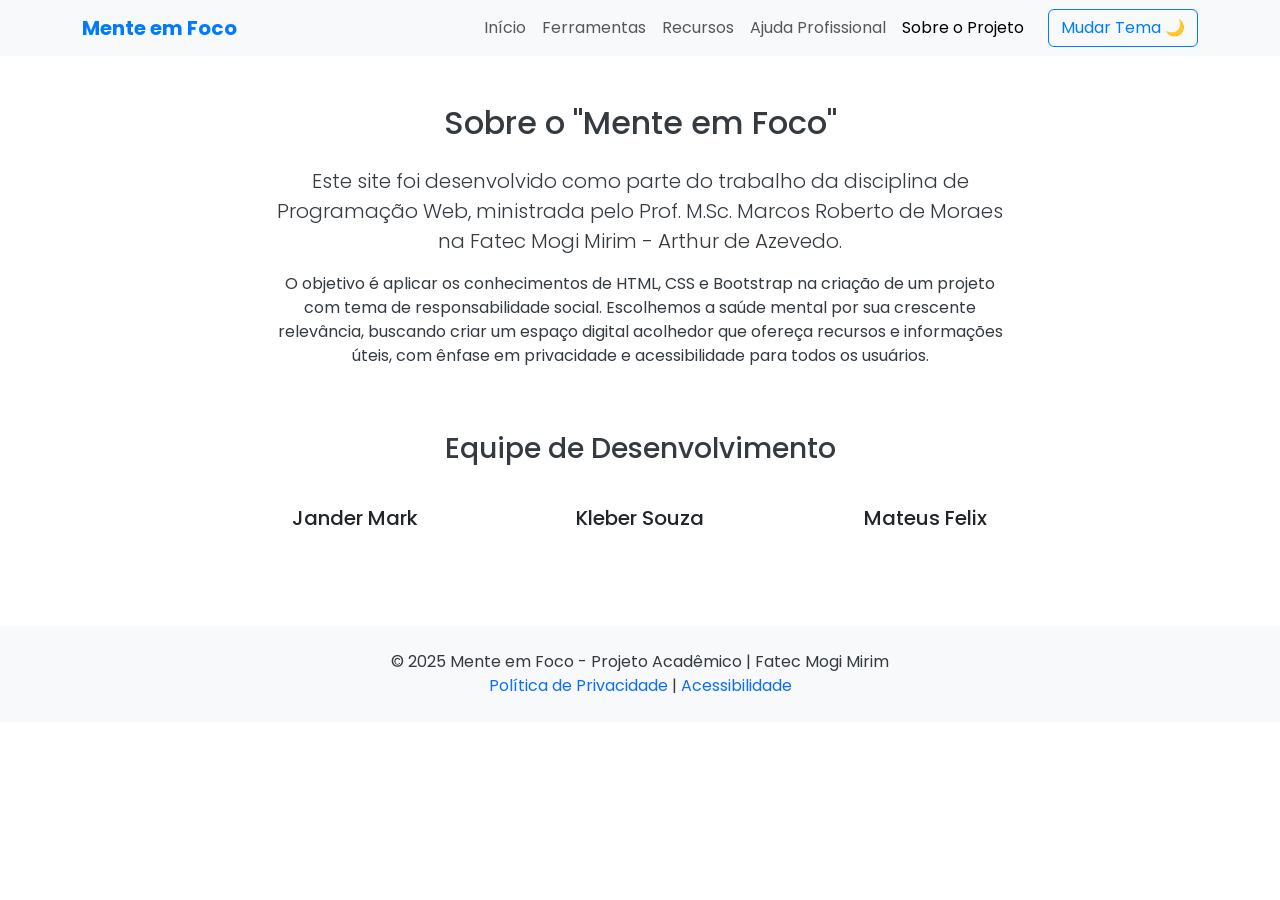
<file: docs/sobre.html>
<!DOCTYPE html>
<html lang="pt-BR">
<head>
    <meta charset="UTF-8">
    <meta name="viewport" content="width=device-width, initial-scale=1.0">
    <title>Sobre o Projeto - Mente em Foco</title>
    <link href="https://cdn.jsdelivr.net/npm/bootstrap@5.3.3/dist/css/bootstrap.min.css" rel="stylesheet">
    <link rel="stylesheet" href="css/custom.css">
</head>
<body>

    <nav class="navbar navbar-expand-lg navbar-light bg-light sticky-top">
        <div class="container">
            <a class="navbar-brand fw-bold" href="index.html">Mente em Foco</a>
            <button class="navbar-toggler" type="button" data-bs-toggle="collapse" data-bs-target="#navbarNav" aria-controls="navbarNav" aria-expanded="false" aria-label="Toggle navigation">
                <span class="navbar-toggler-icon"></span>
            </button>
            <div class="collapse navbar-collapse" id="navbarNav">
                <ul class="navbar-nav ms-auto align-items-center">
                    <li class="nav-item">
                        <a class="nav-link" href="index.html">Início</a>
                    </li>
                    <li class="nav-item">
                        <a class="nav-link" href="ferramentas.html">Ferramentas</a>
                    </li>
                    <li class="nav-item">
                        <a class="nav-link" href="recursos.html">Recursos</a>
                    </li>
                    <li class="nav-item">
                        <a class="nav-link" href="ajuda.html">Ajuda Profissional</a>
                    </li>
                    <li class="nav-item">
                        <a class="nav-link active" aria-current="page" href="sobre.html">Sobre o Projeto</a>
                    </li>
                    <li class="nav-item ms-lg-3">
                        <button id="theme-toggle" class="btn btn-outline-primary">Mudar Tema 🌙</button>
                    </li>
                </ul>
            </div>
        </div>
    </nav>
    
    <main class="container my-5">
        <div class="row">
            <div class="col-md-8 mx-auto text-center">
                <h2 class="mb-4">Sobre o "Mente em Foco"</h2>
                <p class="lead">Este site foi desenvolvido como parte do trabalho da disciplina de Programação Web, ministrada pelo Prof. M.Sc. Marcos Roberto de Moraes na Fatec Mogi Mirim - Arthur de Azevedo.</p>
                <p>O objetivo é aplicar os conhecimentos de HTML, CSS e Bootstrap na criação de um projeto com tema de responsabilidade social. Escolhemos a saúde mental por sua crescente relevância, buscando criar um espaço digital acolhedor que ofereça recursos e informações úteis, com ênfase em privacidade e acessibilidade para todos os usuários.</p>
            </div>
        </div>

        <div class="row mt-5 text-center justify-content-center">
            <h3 class="mb-4">Equipe de Desenvolvimento</h3>
            <div class="col-lg-3 col-sm-6 mb-4">
                <div class="card">
                    <div class="card-body">
                        <h5 class="card-title">Jander Mark</h5>
                    </div>
                </div>
            </div>
            <div class="col-lg-3 col-sm-6 mb-4">
                <div class="card">
                    <div class="card-body">
                        <h5 class="card-title">Kleber Souza</h5>
                    </div>
                </div>
            </div>
            <div class="col-lg-3 col-sm-6 mb-4">
                <div class="card">
                    <div class="card-body">
                        <h5 class="card-title">Mateus Felix</h5>
                    </div>
                </div>
            </div>
        </div>
    </main>

    <footer class="bg-light text-center py-4 mt-auto">
        <div class="container">
            <p class="mb-0">© 2025 Mente em Foco - Projeto Acadêmico | Fatec Mogi Mirim</p>
            <a href="privacidade.html" class="text-decoration-none">Política de Privacidade</a> |
            <a href="acessibilidade.html" class="text-decoration-none">Acessibilidade</a>
        </div>
    </footer>

    <script src="https://cdn.jsdelivr.net/npm/bootstrap@5.3.3/dist/js/bootstrap.bundle.min.js"></script>
    <script src="js/main.js"></script>
</body>
</html>
</file>
<file: docs/css/custom.css>
/* Google Fonts - Exemplo com a fonte 'Poppins' */
@import url('https://fonts.googleapis.com/css2?family=Poppins:wght@300;400;600;700&display=swap');

/* Variáveis de Cor (Customização do Tema) */
:root {
    --primary-color: #007bff; /* Azul primário do Bootstrap */
    --secondary-color: #6c757d; /* Cinza secundário */
    --light-green: #e9f5e9; /* Verde claro para fundos suaves */
    --dark-text: #343a40; /* Texto escuro */
    --base-font: 'Poppins', sans-serif;
}

body {
    font-family: var(--base-font);
    color: var(--dark-text);
}

/* Estilização da Navbar */
.navbar-brand {
    color: var(--primary-color) !important;
}

/* Seção Hero */
.hero-section {
    background: linear-gradient(rgba(0, 0, 0, 0.5), rgba(0, 0, 0, 0.5)), url('../images/hero-background.jpg');
    background-size: cover;
    background-position: center;
    height: 60vh;
    min-height: 400px;
}

.hero-section h1 {
    font-weight: 700;
}

/* Customização de Botões */
.btn-primary {
    background-color: var(--primary-color);
    border-color: var(--primary-color);
    padding: 10px 25px;
    font-weight: 600;
}

.btn-primary:hover {
    opacity: 0.9;
    border-color: var(--primary-color);
}

.btn-outline-primary {
    border-color: var(--primary-color);
    color: var(--primary-color);
}

.btn-outline-primary:hover {
    background-color: var(--primary-color);
    color: white;
}

/* Customização de Cards */
.card {
    border: none;
    transition: transform 0.3s ease, box-shadow 0.3s ease;
}

.card:hover {
    transform: translateY(-5px);
    box-shadow: 0 8px 25px rgba(0,0,0,0.1) !important;
}

.card img {
    height: 200px;
    object-fit: cover; /* Garante que a imagem cubra o espaço sem distorcer */
}

/* Customização do Acordeão */
.accordion-button {
    font-weight: 600;
}

.accordion-button:not(.collapsed) {
    color: white;
    background-color: var(--primary-color);
}

/* Estilos para o Dark Mode */
body.dark-mode {
    background-color: #121212;
    color: #e0e0e0;
}

.dark-mode .bg-light {
    background-color: #1e1e1e !important;
}

.dark-mode .navbar-brand,
.dark-mode .nav-link {
    color: #e0e0e0 !important;
}

.dark-mode .card {
    background-color: #1e1e1e;
    border: 1px solid #333;
}

.dark-mode .card-title,
.dark-mode .card-text,
.dark-mode h2,
.dark-mode h3,
.dark-mode .lead,
.dark-mode p {
    color: #e0e0e0;
}

.dark-mode .list-group-item {
    background-color: #2f2f2f;
    border-color: #444;
    color: #e0e0e0;
}

.dark-mode .list-group-item h5, .dark-mode .list-group-item strong {
    color: #fff;
}

.dark-mode .accordion-item {
    background-color: #1e1e1e;
    border-color: #333;
}

/* ===== REGRA ADICIONADA PARA O TEXTO DAS DICAS ===== */
.dark-mode .accordion-body {
    color: #dcdcdc;
}
/* ================================================ */

.dark-mode .accordion-button {
    background-color: #333;
    color: #e0e0e0;
}

.dark-mode .accordion-button:not(.collapsed) {
    background-color: var(--primary-color);
    color: white;
}

/* Estilos para a Ferramenta de Respiração */
.breathing-container {
    height: 200px;
    width: 200px;
    display: flex;
    align-items: center;
    justify-content: center;
    position: relative;
}

.breathing-circle {
    background-color: var(--primary-color);
    height: 100px;
    width: 100px;
    border-radius: 50%;
    transition: transform 1s ease-in-out;
}

/* === NOVOS ESTILOS PARA FERRAMENTAS INTERATIVAS === */

/* Quiz */
.quiz-container {
    max-width: 600px;
    margin: auto;
    padding: 2rem;
    border-radius: 15px;
    box-shadow: 0 4px 15px rgba(0,0,0,0.1);
}

.dark-mode .quiz-container {
    background-color: #1e1e1e;
}

/* Diário de Humor */
.mood-selector .mood-btn {
    font-size: 2.5rem;
    border: 2px solid transparent;
    transition: transform 0.2s;
    background: none;
}

.mood-selector .mood-btn:hover {
    transform: scale(1.1);
}

.mood-selector .mood-btn.selected {
    border-color: var(--primary-color);
    border-radius: 50%;
}

/* Player de Sons */
#sound-player {
    padding: 2rem;
    border-radius: 15px;
    box-shadow: 0 4px 15px rgba(0,0,0,0.1);
}

.dark-mode #sound-player {
     background-color: #1e1e1e;
}

#volume-slider {
    width: 150px;
    vertical-align: middle;
}
</file>
